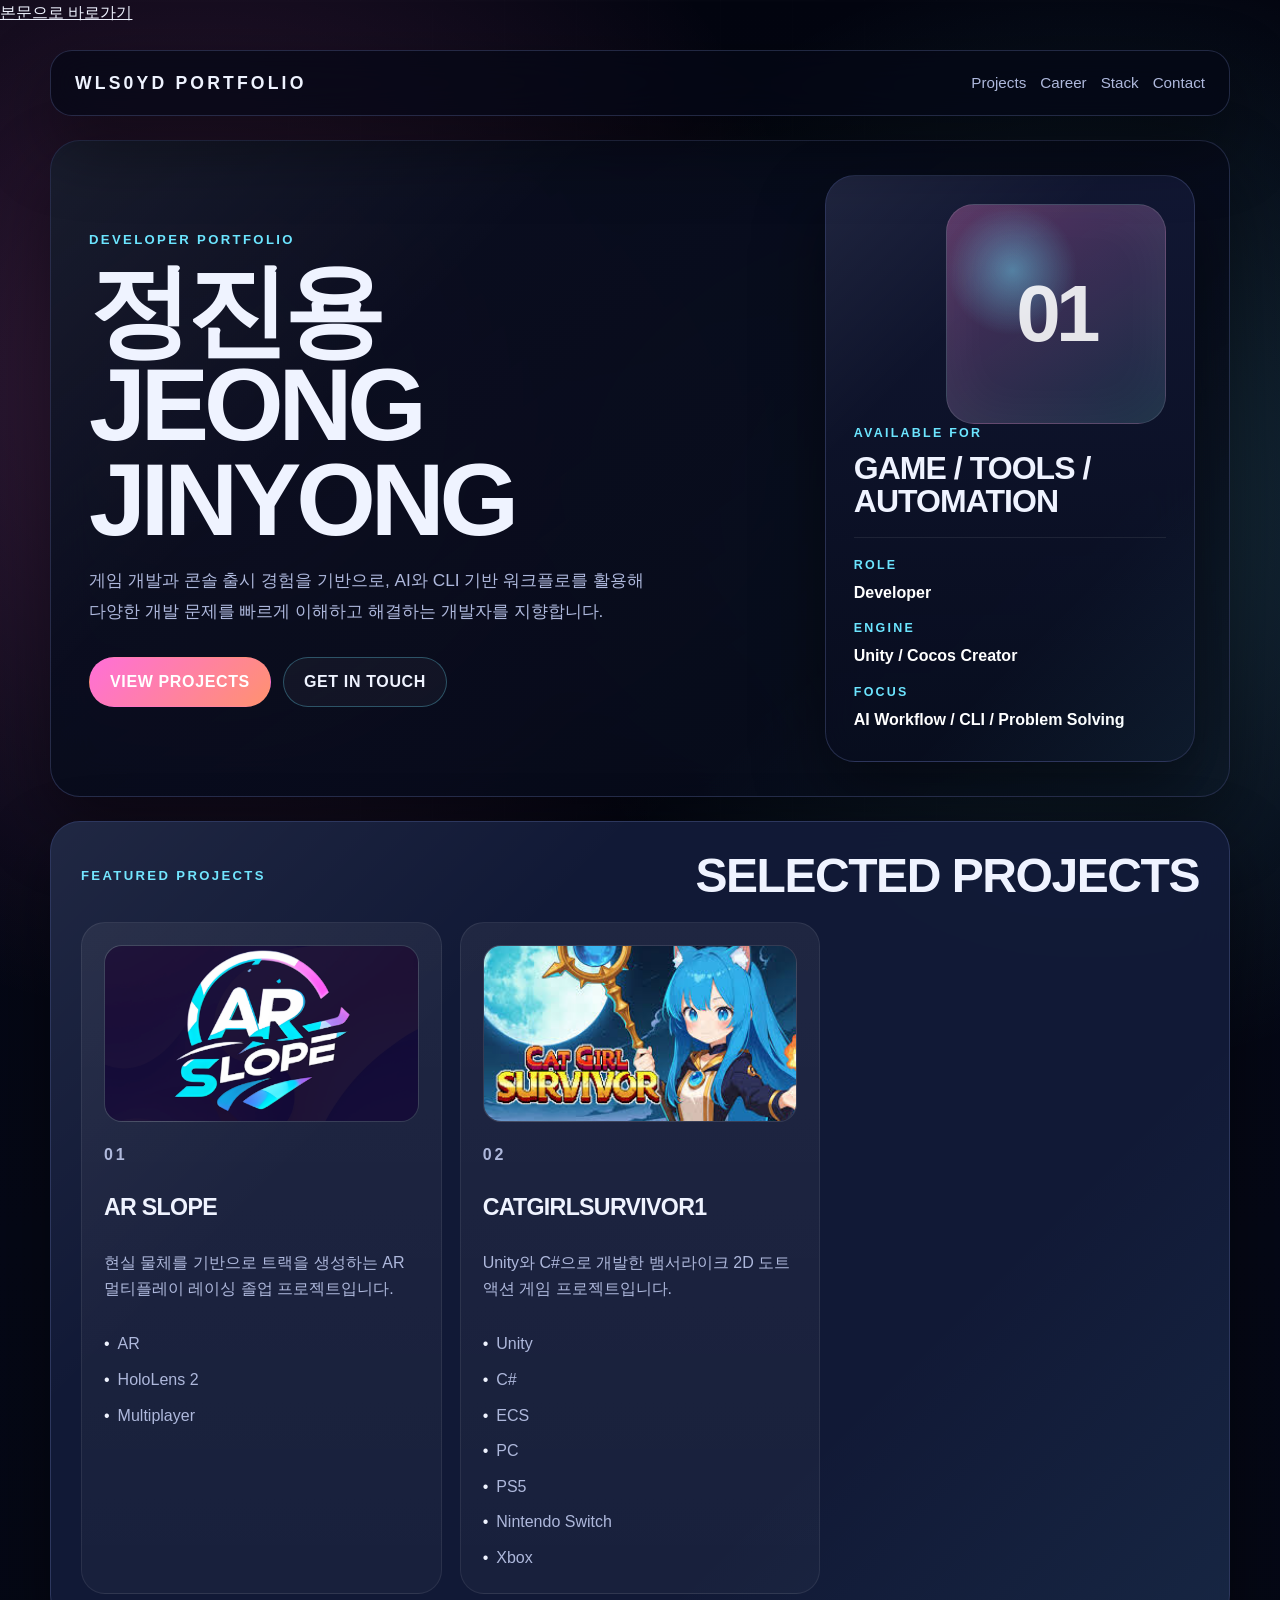
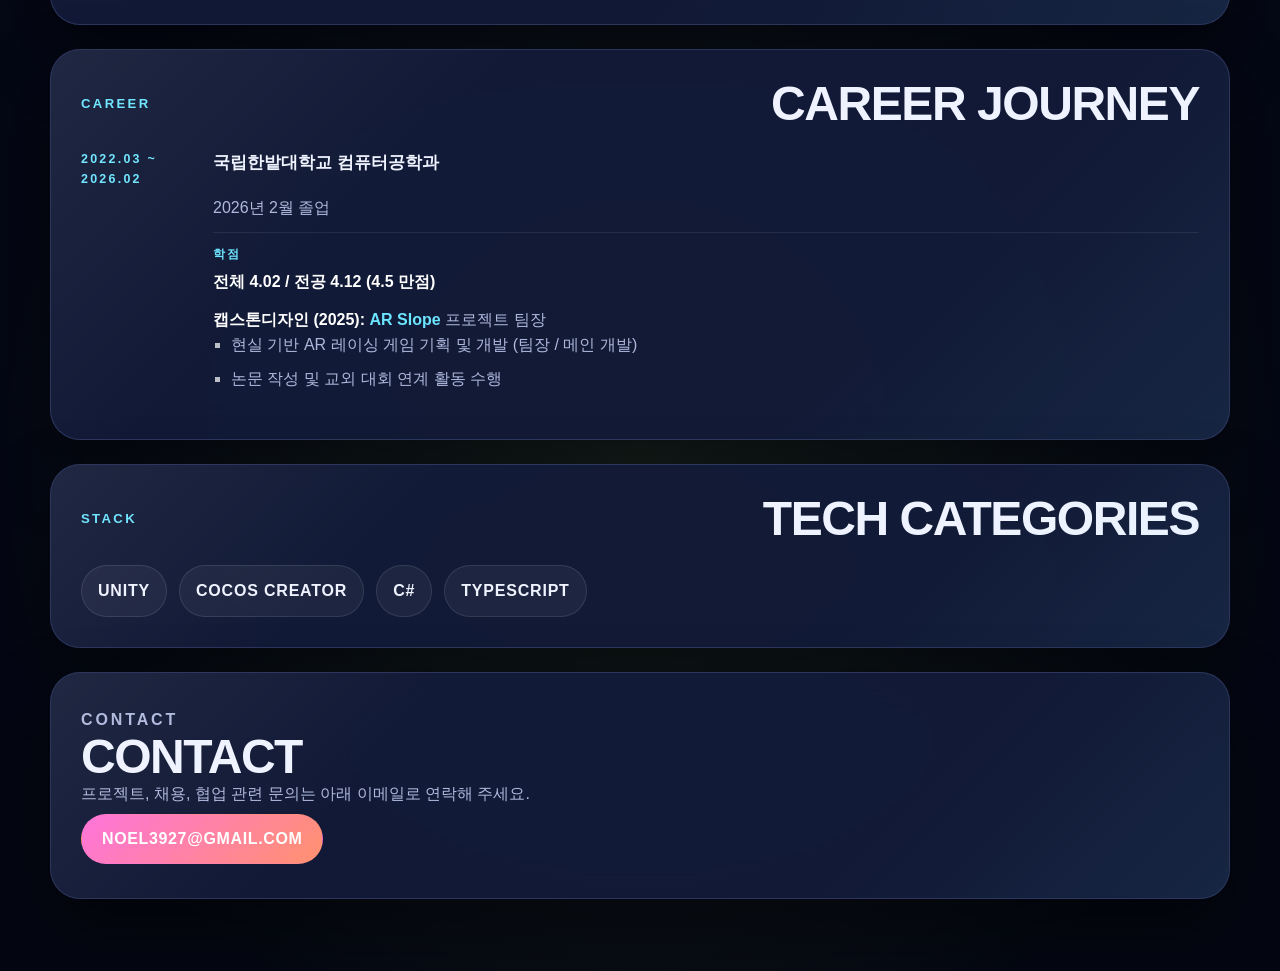
<file: public/index.html>
<!doctype html>
<html lang="ko">
  <head>
    <meta charset="UTF-8" />
    <meta name="viewport" content="width=device-width, initial-scale=1.0" />
    <title>Developer Portfolio</title>
    <meta
      name="description"
      content="게임 개발과 콘솔 출시 경험을 기반으로 AI와 CLI 기반 워크플로를 활용하는 개발자 포트폴리오입니다."
    />
    <link rel="stylesheet" href="./styles.css" />
  </head>
  <body>
    <a class="skip-link" href="#main-content">본문으로 바로가기</a>
    <div class="page-shell">
      <header class="topbar" aria-label="사이트 상단">
        <a class="brand" href="./index.html">wls0yd Portfolio</a>
        <nav class="topnav" aria-label="주요 탐색">
          <a href="#projects">Projects</a>
          <a href="#experience">Career</a>
          <a href="#stack">Stack</a>
          <a href="#contact">Contact</a>
        </nav>
      </header>

      <main class="layout" id="main-content" tabindex="-1">
        <section class="hero-panel panel-grid" aria-labelledby="hero-heading">
          <div class="hero-copy">
            <p class="section-tag">DEVELOPER PORTFOLIO</p>
            <h1 class="hero-name" id="hero-heading">정진용<br />Jeong JinYong</h1>
            <p class="hero-text">
              게임 개발과 콘솔 출시 경험을 기반으로, AI와 CLI 기반 워크플로를 활용해 다양한 개발 문제를 빠르게 이해하고 해결하는 개발자를 지향합니다.
            </p>
            <div class="hero-actions">
              <a class="button primary" href="#projects">View Projects</a>
              <a class="button secondary" href="#contact">Get In Touch</a>
            </div>
          </div>

          <aside class="profile-card" aria-label="프로필 카드">
            <div class="avatar-frame" aria-hidden="true">
              <span>01</span>
            </div>
            <p class="profile-label">AVAILABLE FOR</p>
            <h2>Game / Tools / Automation</h2>
            <dl class="profile-meta">
              <div>
                <dt>ROLE</dt>
                <dd>Developer</dd>
              </div>
              <div>
                <dt>ENGINE</dt>
                <dd>Unity / Cocos Creator</dd>
              </div>
              <div>
                <dt>FOCUS</dt>
                <dd>AI Workflow / CLI / Problem Solving</dd>
              </div>
            </dl>
          </aside>
        </section>

        <section class="panel projects-panel" id="projects" aria-labelledby="projects-heading">
          <div class="section-heading">
            <div class="section-heading-copy">
              <p class="section-tag">FEATURED PROJECTS</p>
            </div>
            <h2 id="projects-heading">Selected Projects</h2>
          </div>

          <div class="project-list" data-project-list>
            <p class="dynamic-status">Project data is loading.</p>
          </div>
        </section>

        <div class="project-dialog-backdrop" data-project-dialog hidden>
          <div
            class="project-dialog"
            id="project-detail-dialog"
            role="dialog"
            aria-modal="true"
            aria-labelledby="project-dialog-title"
          >
            <button class="project-dialog-close" type="button" data-project-close aria-label="프로젝트 상세 닫기">
              ×
            </button>
            <p class="project-dialog-index" data-project-dialog-index></p>
            <h3 id="project-dialog-title" data-project-dialog-title></h3>
            <p class="project-dialog-subtitle" data-project-dialog-subtitle></p>
            <p class="project-dialog-overview" data-project-dialog-overview></p>
            <ul class="project-dialog-highlights" data-project-dialog-highlights></ul>
            <div class="project-dialog-links" data-project-dialog-links></div>
          </div>
        </div>

        <section class="panel timeline-panel" id="experience" aria-labelledby="career-heading">
          <div class="section-heading">
            <div class="section-heading-copy">
              <p class="section-tag">CAREER</p>
            </div>
            <h2 id="career-heading">Career Journey</h2>
          </div>

          <ol class="timeline-list" data-career-list>
            <li>
              <p class="dynamic-status">Career data is loading.</p>
            </li>
          </ol>
        </section>

        <section class="panel stat-card categories-card" id="stack" aria-labelledby="stack-heading">
          <div class="section-heading">
            <div class="section-heading-copy">
              <p class="section-tag">STACK</p>
            </div>
            <h2 id="stack-heading">Tech Categories</h2>
          </div>

          <div class="chip-group" aria-label="상단 기술 카테고리 목록">
            <span>Unity</span>
            <span>Cocos Creator</span>
            <span>C#</span>
            <span>TypeScript</span>
          </div>
        </section>

        <section class="panel contact-panel" id="contact" aria-labelledby="contact-heading">
          <div class="contact-copy">
            <p class="section-tag">CONTACT</p>
            <h2 id="contact-heading">Contact</h2>
            <p>
              프로젝트, 채용, 협업 관련 문의는 아래 이메일로 연락해 주세요.
            </p>
          </div>
          <a class="button primary" href="mailto:noel3927@gmail.com">noel3927@gmail.com</a>
        </section>
      </main>
    </div>
    <script src="./data/projects.js" defer></script>
    <script src="./data/career.js" defer></script>
    <script type="module" src="./scripts/home-content.js"></script>
  </body>
</html>
</file>
<file: public/styles.css>
:root {
	color-scheme: dark;
	--bg: #050816;
	--bg-soft: #0c1228;
	--surface: rgba(12, 18, 40, 0.78);
	--surface-strong: rgba(19, 27, 57, 0.94);
	--border: rgba(156, 173, 255, 0.2);
	--text: #eff3ff;
	--muted: #aeb8dc;
	--cyan: #6ce5ff;
	--pink: #ff6fd8;
	--lime: #b7ff7a;
	--shadow: 0 30px 70px rgba(0, 0, 0, 0.45);
	--max-width: 1180px;
}

* {
	box-sizing: border-box;
}

html {
	scroll-behavior: smooth;
}

body {
	margin: 0;
	min-height: 100vh;
	font-family: "Segoe UI", "Apple SD Gothic Neo", sans-serif;
	background:
		radial-gradient(circle at 15% 15%, rgba(255, 111, 216, 0.2), transparent 26%),
		radial-gradient(circle at 85% 20%, rgba(108, 229, 255, 0.18), transparent 24%),
		radial-gradient(circle at 50% 80%, rgba(183, 255, 122, 0.1), transparent 30%),
		linear-gradient(180deg, #030510 0%, #050816 48%, #040712 100%);
	color: var(--text);
	line-height: 1.6;
}

body::before {
	content: "";
	position: fixed;
	inset: 0;
	pointer-events: none;
	background-image:
		linear-gradient(rgba(255, 255, 255, 0.03) 1px, transparent 1px),
		linear-gradient(90deg, rgba(255, 255, 255, 0.03) 1px, transparent 1px);
	background-size: 72px 72px;
	opacity: 0.35;
	mask-image: radial-gradient(circle at center, black 45%, transparent 100%);
}

a {
	color: inherit;
}

.page-shell {
	width: min(calc(100% - 40px), var(--max-width));
	margin: 0 auto;
	padding: 24px 0 72px;
}

.topbar {
	display: flex;
	align-items: center;
	justify-content: space-between;
	gap: 20px;
	margin-bottom: 24px;
	padding: 18px 24px;
	border: 1px solid var(--border);
	border-radius: 22px;
	background: rgba(5, 8, 22, 0.72);
	backdrop-filter: blur(18px);
	box-shadow: var(--shadow);
	position: sticky;
	top: 16px;
	z-index: 10;
}

.brand,
.topnav a,
.button,
.chip-group span {
	text-decoration: none;
}

.brand {
	font-size: 1.1rem;
	font-weight: 800;
	letter-spacing: 0.18em;
	text-transform: uppercase;
}

.topnav {
	display: flex;
	flex-wrap: wrap;
	justify-content: flex-end;
	gap: 14px;
	color: var(--muted);
	font-size: 0.95rem;
}

.topnav a:hover {
	color: var(--text);
}

.layout {
	display: grid;
	gap: 24px;
}

.panel,
.hero-panel,
.profile-card {
	position: relative;
	overflow: hidden;
	border: 1px solid var(--border);
	border-radius: 30px;
	background: var(--surface);
	backdrop-filter: blur(20px);
	box-shadow: var(--shadow);
}

.panel::before,
.hero-panel::before,
.profile-card::before {
	content: "";
	position: absolute;
	inset: 0;
	pointer-events: none;
	background: linear-gradient(135deg, rgba(255, 255, 255, 0.08), transparent 30%, transparent 70%, rgba(108, 229, 255, 0.08));
	opacity: 0.8;
}

.panel-grid {
	display: grid;
	grid-template-columns: minmax(0, 1.45fr) minmax(300px, 0.75fr);
	gap: 24px;
	padding: 34px;
	background: linear-gradient(145deg, rgba(9, 14, 32, 0.94), rgba(6, 10, 24, 0.82));
}

.hero-copy,
.profile-card,
.intro-card,
.stat-card,
.projects-panel,
.timeline-panel,
.skill-panel,
.contact-panel {
	position: relative;
	z-index: 1;
}

.hero-copy {
	display: flex;
	flex-direction: column;
	justify-content: center;
	min-height: 420px;
	padding: 10px 4px;
}

.section-tag {
	margin: 0 0 14px;
	color: var(--cyan);
	font-size: 0.82rem;
	font-weight: 800;
	letter-spacing: 0.18em;
	text-transform: uppercase;
}

h1,
h2,
h3,
p {
	margin-top: 0;
}

h1 {
	margin-bottom: 18px;
	font-size: clamp(3rem, 8vw, 6.4rem);
	line-height: 0.92;
	letter-spacing: -0.05em;
	text-transform: uppercase;
}

h2 {
	margin-bottom: 14px;
	font-size: clamp(1.8rem, 4vw, 3rem);
	line-height: 1;
	text-transform: uppercase;
	letter-spacing: -0.03em;
}

h3 {
	margin-bottom: 10px;
	font-size: 1.45rem;
	text-transform: uppercase;
	letter-spacing: -0.03em;
}

.hero-text,
.intro-card p,
.contact-panel p,
.project-card p,
.timeline-list p {
	color: var(--muted);
	font-size: 1rem;
}

.hero-text {
	max-width: 560px;
	margin-bottom: 0;
	font-size: 1.08rem;
	line-height: 1.8;
}

.hero-actions {
	display: flex;
	flex-wrap: wrap;
	gap: 12px;
	margin-top: 30px;
}

.button {
	display: inline-flex;
	align-items: center;
	justify-content: center;
	min-height: 50px;
	padding: 0 20px;
	border: 1px solid transparent;
	border-radius: 999px;
	font-weight: 700;
	letter-spacing: 0.04em;
	text-transform: uppercase;
	transition:
		transform 0.18s ease,
		box-shadow 0.18s ease,
		border-color 0.18s ease,
		background 0.18s ease;
}

.button:hover {
	transform: translateY(-2px);
	box-shadow: 0 16px 28px rgba(0, 0, 0, 0.3);
}

.button.primary {
	background: linear-gradient(135deg, var(--pink), #ff926f);
	color: #ffffff;
}

.button.secondary {
	border-color: rgba(108, 229, 255, 0.3);
	background: rgba(255, 255, 255, 0.04);
	color: var(--text);
}

.profile-card {
	display: flex;
	flex-direction: column;
	justify-content: space-between;
	padding: 28px;
	background: linear-gradient(180deg, rgba(18, 24, 52, 0.96), rgba(8, 13, 30, 0.92));
	min-height: 420px;
}

.avatar-frame {
	display: grid;
	place-items: center;
	aspect-ratio: 1;
	width: min(100%, 220px);
	margin-left: auto;
	border: 1px solid rgba(255, 255, 255, 0.14);
	border-radius: 28px;
	background:
		radial-gradient(circle at 30% 30%, rgba(108, 229, 255, 0.45), transparent 30%),
		linear-gradient(145deg, rgba(255, 111, 216, 0.28), rgba(108, 229, 255, 0.12));
	box-shadow: inset 0 0 60px rgba(255, 255, 255, 0.06);
	font-size: clamp(3rem, 8vw, 5rem);
	font-weight: 800;
	letter-spacing: -0.06em;
	color: rgba(255, 255, 255, 0.88);
}

.profile-label,
.project-index,
.timeline-year,
.profile-meta dt {
	margin-bottom: 8px;
	color: var(--cyan);
	font-size: 0.78rem;
	font-weight: 700;
	letter-spacing: 0.18em;
	text-transform: uppercase;
}

.profile-card h2 {
	margin-bottom: 18px;
	font-size: 2rem;
	line-height: 1.05;
}

.profile-meta {
	display: grid;
	gap: 14px;
	margin: 0;
	padding-top: 18px;
	border-top: 1px solid rgba(255, 255, 255, 0.08);
}

.profile-meta div {
	display: grid;
	gap: 4px;
}

.profile-meta dt,
.profile-meta dd {
	margin: 0;
}

.profile-meta dd {
	font-weight: 600;
	color: #ffffff;
}

.info-grid,
.split-grid {
	display: grid;
	grid-template-columns: repeat(2, minmax(0, 1fr));
	gap: 24px;
}

.intro-card,
.stat-card,
.projects-panel,
.timeline-panel,
.skill-panel,
.contact-panel {
	padding: 30px;
	background: var(--surface-strong);
}

.stat-list,
.project-card ul,
.timeline-list {
	margin: 0;
	padding: 0;
	list-style: none;
}

.stat-list {
	display: grid;
	gap: 16px;
}

.stat-list li {
	display: flex;
	align-items: center;
	gap: 14px;
	padding: 16px 18px;
	border-radius: 20px;
	background: rgba(255, 255, 255, 0.04);
	border: 1px solid rgba(255, 255, 255, 0.06);
}

.stat-list strong {
	font-size: 1.4rem;
	color: var(--lime);
}

.section-heading {
	display: flex;
	align-items: end;
	justify-content: space-between;
	gap: 16px;
	margin-bottom: 22px;
}

.section-heading h2 {
	margin-bottom: 0;
}

.project-list {
	display: grid;
	grid-template-columns: repeat(3, minmax(0, 1fr));
	gap: 18px;
}

.project-card {
	display: flex;
	flex-direction: column;
	gap: 14px;
	padding: 22px;
	border-radius: 24px;
	min-height: 280px;
	border: 1px solid rgba(255, 255, 255, 0.08);
	background: linear-gradient(180deg, rgba(255, 255, 255, 0.06), rgba(255, 255, 255, 0.03));
	transition: transform 0.18s ease, border-color 0.18s ease;
	scroll-margin-top: 100px;
}

.project-card:hover {
	transform: translateY(-4px);
	border-color: rgba(255, 255, 255, 0.18);
}

.project-card:target {
	border-color: rgba(108, 229, 255, 0.7);
	box-shadow: 0 0 0 1px rgba(108, 229, 255, 0.28);
}

.project-card-button {
	all: unset;
	display: grid;
	align-content: start;
	gap: 14px;
	width: 100%;
	height: 100%;
	cursor: pointer;
}

.project-card-media {
	position: relative;
	overflow: hidden;
	aspect-ratio: 16 / 9;
	margin-bottom: 6px;
	border: 1px solid rgba(255, 255, 255, 0.08);
	border-radius: 18px;
	background:
		radial-gradient(circle at 20% 20%, rgba(255, 255, 255, 0.14), transparent 24%),
		linear-gradient(135deg, rgba(255, 255, 255, 0.08), rgba(255, 255, 255, 0.02));
	box-shadow: inset 0 0 0 1px rgba(255, 255, 255, 0.03);
}

.project-card-media img,
.project-card-media-placeholder {
	display: block;
	width: 100%;
	height: 100%;
}

.project-card-media img {
	object-fit: cover;
}

.project-card-media-placeholder {
	background:
		radial-gradient(circle at 78% 24%, rgba(108, 229, 255, 0.28), transparent 20%),
		radial-gradient(circle at 18% 70%, rgba(255, 111, 216, 0.26), transparent 26%),
		linear-gradient(140deg, rgba(255, 255, 255, 0.1), rgba(255, 255, 255, 0.02));
}

.project-card-button:focus-visible {
	outline: 2px solid var(--cyan);
	outline-offset: 10px;
	border-radius: 16px;
}

.project-note {
	margin-top: 12px;
	margin-bottom: -2px;
	color: var(--cyan);
	font-size: 0.78rem;
	font-weight: 700;
	letter-spacing: 0.08em;
	text-transform: uppercase;
}

.accent-a {
	box-shadow: inset 0 0 0 1px rgba(255, 111, 216, 0.14);
	background: linear-gradient(180deg, rgba(255, 111, 216, 0.12), rgba(255, 255, 255, 0.03));
}

.accent-b {
	box-shadow: inset 0 0 0 1px rgba(108, 229, 255, 0.14);
	background: linear-gradient(180deg, rgba(108, 229, 255, 0.12), rgba(255, 255, 255, 0.03));
}

.accent-c {
	box-shadow: inset 0 0 0 1px rgba(183, 255, 122, 0.14);
	background: linear-gradient(180deg, rgba(183, 255, 122, 0.12), rgba(255, 255, 255, 0.03));
}

.project-card ul {
	display: grid;
	gap: 10px;
	margin-top: auto;
	color: var(--muted);
}

.project-card li::before {
	content: "•";
	margin-right: 8px;
	color: var(--text);
}

.project-dialog-backdrop {
	position: fixed;
	inset: 0;
	z-index: 30;
	display: grid;
	place-items: center;
	padding: 24px;
	background: rgba(7, 10, 18, 0.74);
	backdrop-filter: blur(10px);
}

.project-dialog-backdrop[hidden] {
	display: none;
}

.project-dialog {
	position: relative;
	width: min(720px, 100%);
	max-height: min(80vh, 860px);
	overflow: auto;
	padding: 30px;
	border: 1px solid rgba(255, 255, 255, 0.12);
	border-radius: 28px;
	background: linear-gradient(180deg, rgba(20, 27, 44, 0.98), rgba(12, 16, 28, 0.98));
	box-shadow: 0 24px 80px rgba(0, 0, 0, 0.35);
}

.project-dialog-close {
	position: absolute;
	top: 18px;
	right: 18px;
	width: 40px;
	height: 40px;
	border: 0;
	border-radius: 999px;
	background: rgba(255, 255, 255, 0.08);
	color: #ffffff;
	font-size: 1.5rem;
	cursor: pointer;
}

.project-dialog-close:hover,
.project-dialog-close:focus-visible {
	background: rgba(255, 255, 255, 0.16);
}

.project-dialog-index {
	margin-bottom: 10px;
	color: var(--cyan);
	font-size: 0.8rem;
	font-weight: 700;
	letter-spacing: 0.16em;
	text-transform: uppercase;
}

.project-dialog h3 {
	margin-bottom: 10px;
}

.project-dialog-subtitle,
.project-dialog-overview {
	margin: 0;
	color: var(--muted);
}

.project-dialog-subtitle {
	margin-bottom: 14px;
	font-weight: 600;
	color: rgba(255, 255, 255, 0.82);
}

.project-dialog-highlights {
	display: grid;
	gap: 12px;
	margin: 24px 0 0;
	padding-left: 18px;
	color: var(--muted);
}

.project-dialog-links {
	display: flex;
	flex-wrap: wrap;
	gap: 12px;
	margin-top: 24px;
}

.project-dialog-link {
	display: inline-flex;
	align-items: center;
	justify-content: center;
	padding: 10px 14px;
	border-radius: 999px;
	border: 1px solid rgba(108, 229, 255, 0.28);
	background: rgba(108, 229, 255, 0.08);
	color: var(--cyan);
	font-weight: 700;
	text-decoration: none;
}

.project-dialog-link:hover,
.project-dialog-link:focus-visible {
	border-color: rgba(108, 229, 255, 0.5);
	background: rgba(108, 229, 255, 0.16);
}

body.dialog-open {
	overflow: hidden;
}

.dynamic-status {
	margin: 0;
	color: var(--muted);
	font-size: 0.95rem;
}

.timeline-list {
	display: grid;
	gap: 18px;
}

.timeline-list > li {
	display: grid;
	grid-template-columns: 118px minmax(0, 1fr);
	gap: 14px;
	padding: 18px 0;
	border-top: 1px solid rgba(255, 255, 255, 0.08);
}

.timeline-list > li:first-child {
	padding-top: 0;
	border-top: 0;
}

.timeline-list strong {
	display: block;
	margin-bottom: 6px;
	font-size: 1.05rem;
	text-transform: uppercase;
}

.timeline-copy {
	display: grid;
	gap: 12px;
}

.timeline-copy p,
.timeline-detail-summary {
	margin: 0;
	color: var(--muted);
}

.timeline-meta {
	display: grid;
	gap: 10px;
	margin: 0;
	padding-top: 12px;
	border-top: 1px solid rgba(255, 255, 255, 0.08);
}

.timeline-meta div {
	display: grid;
	gap: 4px;
}

.timeline-meta dt,
.timeline-meta dd {
	margin: 0;
}

.timeline-meta dt {
	color: var(--cyan);
	font-size: 0.78rem;
	font-weight: 700;
	letter-spacing: 0.18em;
	text-transform: uppercase;
}

.timeline-meta dd {
	font-weight: 600;
	color: #ffffff;
}

.timeline-details,
.timeline-subdetails {
	margin: 0;
	padding: 0;
}

.timeline-details {
	display: grid;
	gap: 12px;
	list-style: none;
}

.timeline-detail-label {
	color: #ffffff;
	font-weight: 700;
}

.timeline-link {
	color: var(--cyan);
	font-weight: 700;
	text-decoration: none;
}

.timeline-link:hover,
.timeline-link:focus-visible {
	text-decoration: underline;
}

.timeline-subdetails {
	display: grid;
	gap: 8px;
	padding-left: 18px;
	color: var(--muted);
}

.timeline-subdetails li::marker {
	color: rgba(255, 255, 255, 0.72);
}

.skill-panel {
	display: flex;
	flex-direction: column;
}

.chip-group {
	display: flex;
	flex-wrap: wrap;
	gap: 12px;
	margin-top: auto;
}

.chip-group span {
	display: inline-flex;
	align-items: center;
	justify-content: center;
	padding: 12px 16px;
	border-radius: 999px;
	border: 1px solid rgba(255, 255, 255, 0.1);
	background: rgba(255, 255, 255, 0.05);
	font-weight: 700;
	letter-spacing: 0.05em;
	text-transform: uppercase;
}

.contact-panel {
	display: flex;
	flex-direction: column;
	align-items: flex-start;
	gap: 8px;
	padding-block: 34px;
}

.contact-panel h2,
.contact-panel p {
	max-width: 620px;
	margin-bottom: 0;
}

@media (max-width: 980px) {
	.panel-grid,
	.info-grid,
	.split-grid,
	.project-list {
		grid-template-columns: 1fr;
	}

	.profile-card,
	.hero-copy {
		min-height: auto;
	}

	.avatar-frame {
		margin-left: 0;
	}

	.section-heading {
		align-items: flex-start;
		flex-direction: column;
	}
}

@media (max-width: 720px) {
	.page-shell {
		width: min(calc(100% - 20px), var(--max-width));
		padding-top: 12px;
		padding-bottom: 40px;
	}

	.topbar,
	.panel-grid,
	.intro-card,
	.stat-card,
	.projects-panel,
	.timeline-panel,
	.skill-panel,
	.contact-panel {
		padding: 22px;
		border-radius: 24px;
	}

	.topbar {
		position: static;
		flex-direction: column;
		align-items: flex-start;
	}

	.topnav {
		justify-content: flex-start;
	}

	h1 {
		font-size: clamp(2.5rem, 16vw, 4rem);
	}

	.timeline-list > li {
		grid-template-columns: 1fr;
	}

	.project-dialog {
		padding: 24px;
	}
}
</file>
